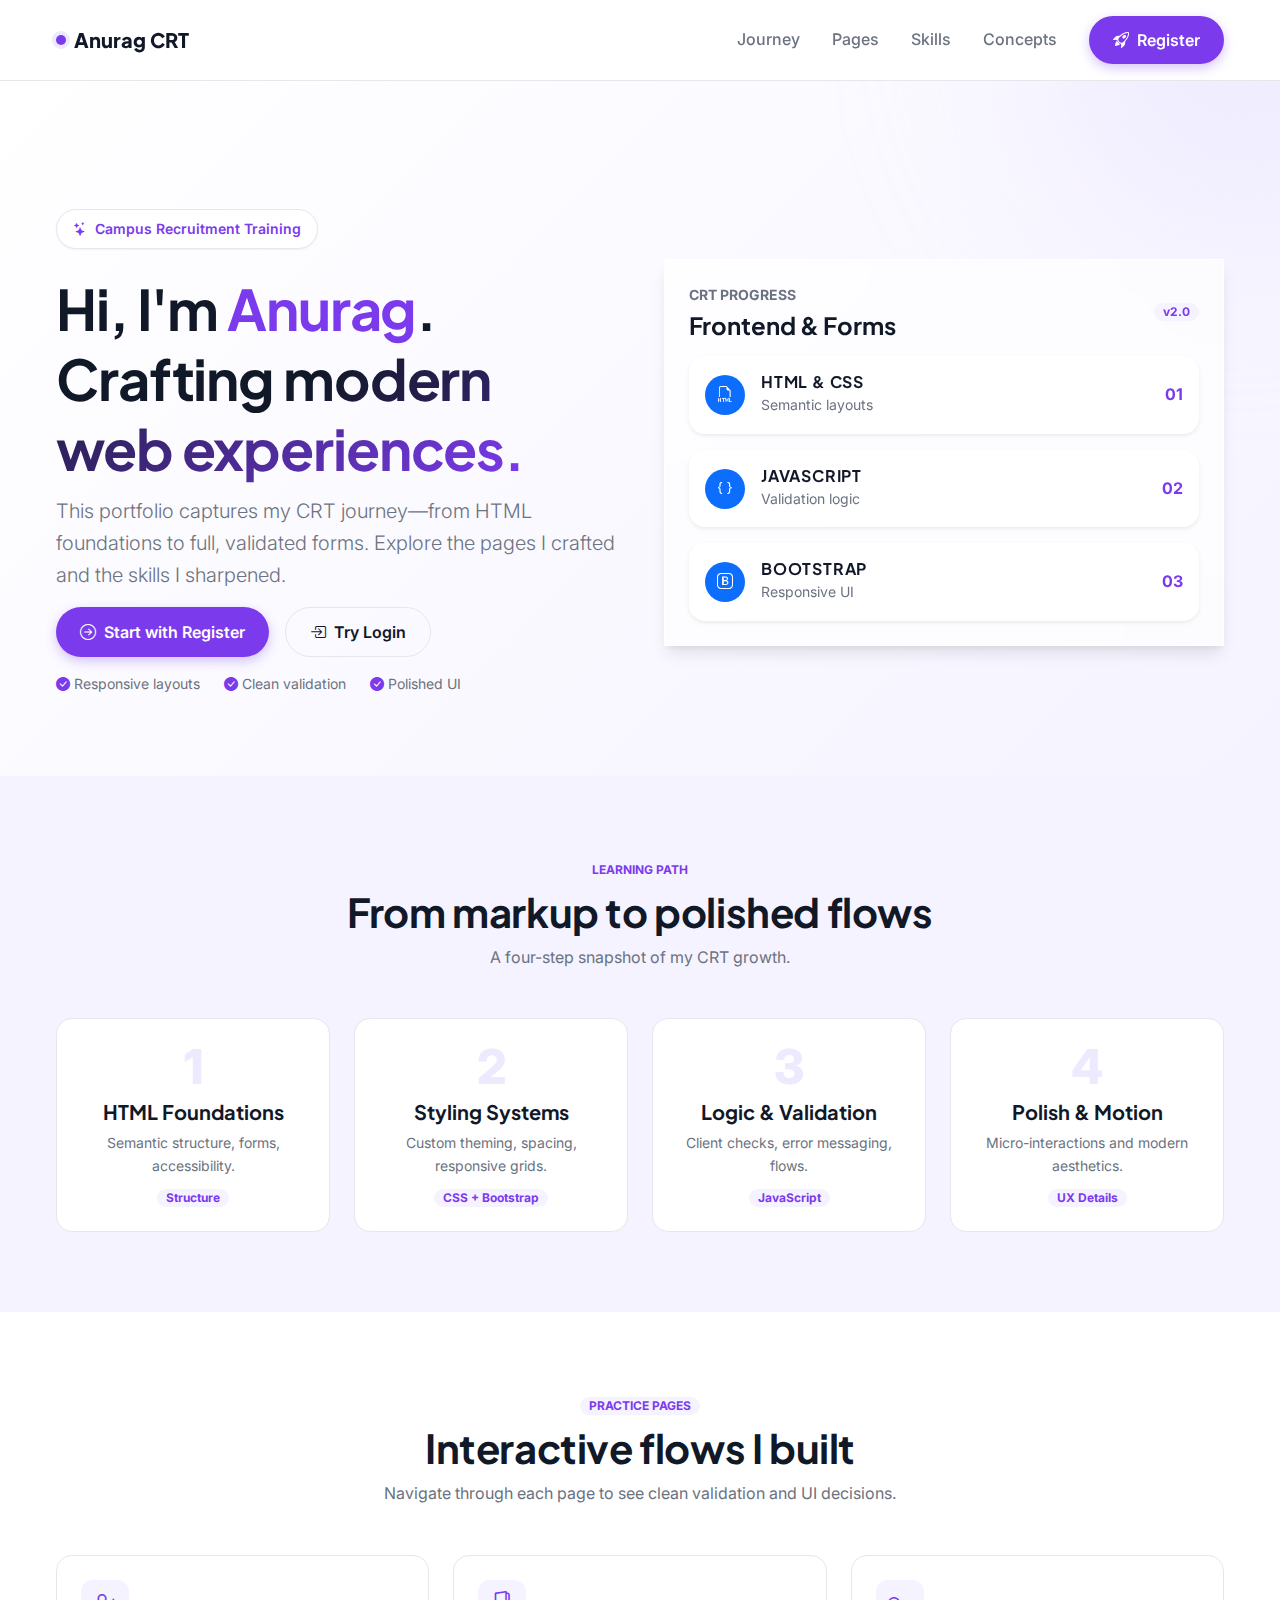
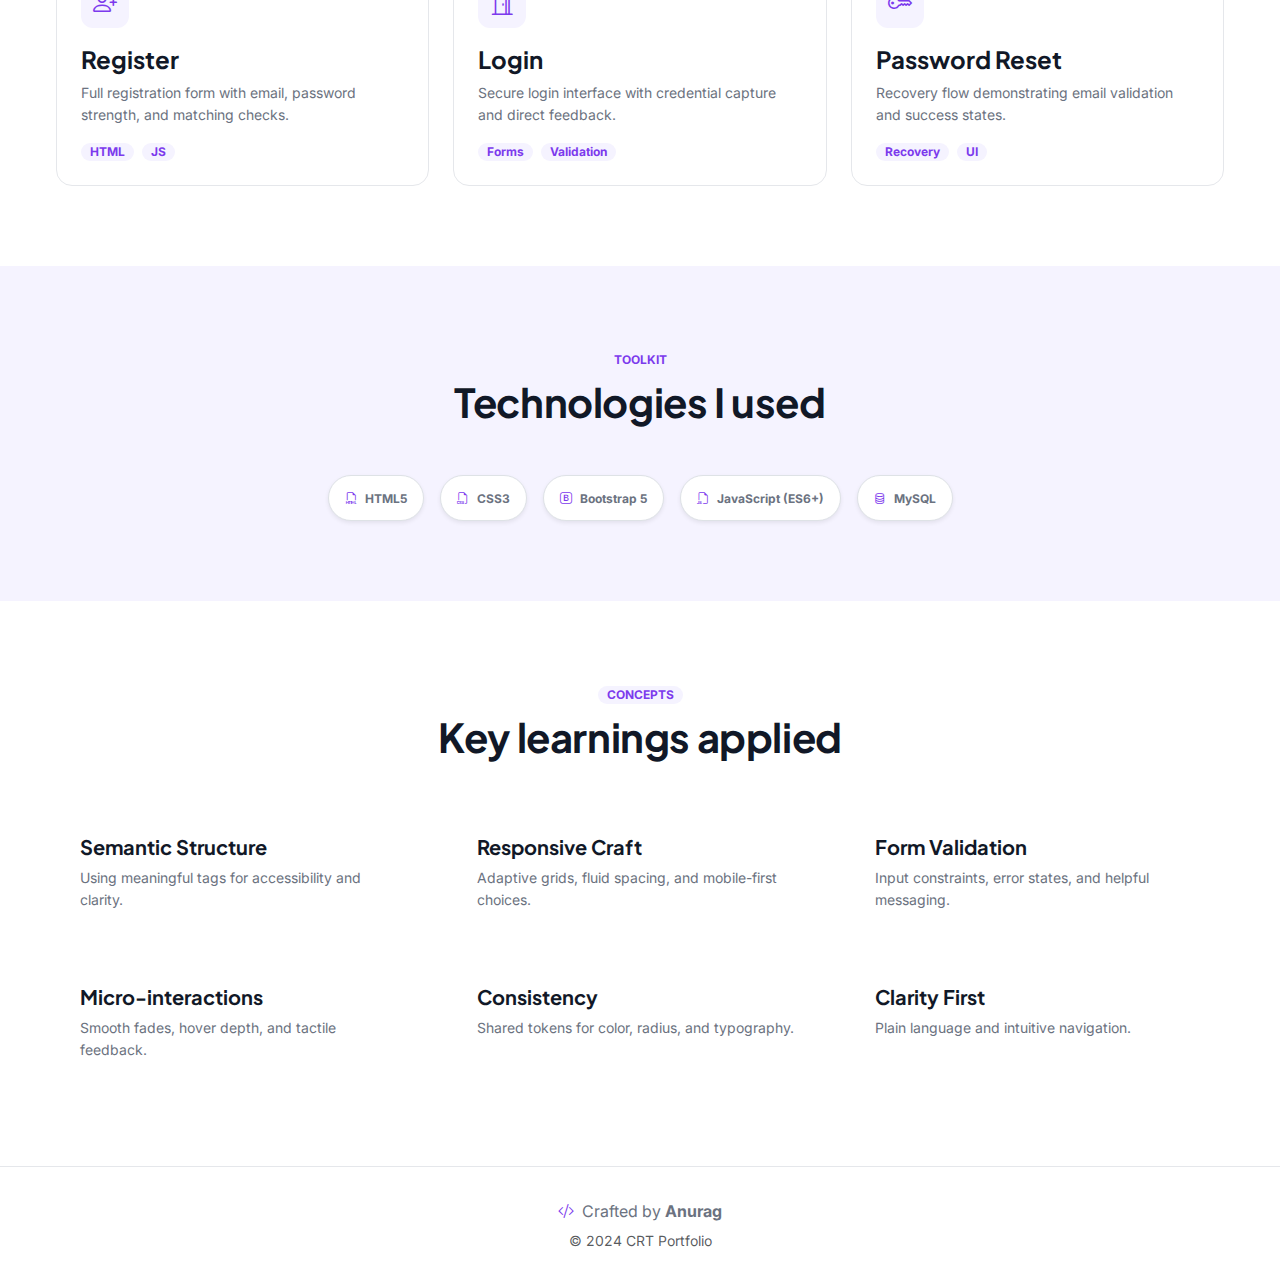
<file: index.html>
<!DOCTYPE html>
<html lang="en">

<head>
    <meta charset="UTF-8">
    <meta name="viewport" content="width=device-width, initial-scale=1.0">
    <title>Anurag | CRT Portfolio</title>
    
    <!-- Bootstrap CSS (Maintained for Grid/Navbar functionality) -->
    <link href="https://cdn.jsdelivr.net/npm/bootstrap@5.3.2/dist/css/bootstrap.min.css" rel="stylesheet">
    <link rel="stylesheet" href="https://cdn.jsdelivr.net/npm/bootstrap-icons@1.11.1/font/bootstrap-icons.css">
    
    <!-- Custom Design System -->
    <link rel="stylesheet" href="css/theme.css">
    <link rel="stylesheet" href="css/base.css">
    <link rel="stylesheet" href="css/layout.css">
    <link rel="stylesheet" href="css/components.css">
</head>

<body>

    <!-- Navigation -->
    <nav class="navbar navbar-expand-lg sticky-top">
        <div class="container">
            <a class="navbar-brand" href="index.html">
                <span class="brand-dot"></span> Anurag CRT
            </a>
            <button class="navbar-toggler border-0" type="button" data-bs-toggle="collapse" data-bs-target="#navbarNav">
                <span class="navbar-toggler-icon"></span>
            </button>
            <div class="collapse navbar-collapse justify-content-end" id="navbarNav">
                <ul class="navbar-nav align-items-lg-center gap-lg-3">
                    <li class="nav-item"><a class="nav-link" href="#journey">Journey</a></li>
                    <li class="nav-item"><a class="nav-link" href="#projects">Pages</a></li>
                    <li class="nav-item"><a class="nav-link" href="#skills">Skills</a></li>
                    <li class="nav-item"><a class="nav-link" href="#concepts">Concepts</a></li>
                    <li class="nav-item">
                        <a class="btn btn-primary ms-lg-2 text-white" href="pages/register.html">
                            <i class="bi bi-rocket-takeoff"></i> Register
                        </a>
                    </li>
                </ul>
            </div>
        </div>
    </nav>

    <!-- Hero Section -->
    <section class="hero">
        <div class="container">
            <div class="row align-items-center g-5">
                <div class="col-lg-6 hero-content">
                    <div class="hero-subtitle">
                        <i class="bi bi-stars"></i> Campus Recruitment Training
                    </div>
                    <h1 class="fw-bold mb-3">
                        Hi, I'm <span class="text-primary">Anurag</span>.
                        <br><span class="gradient-text">Crafting modern web experiences.</span>
                    </h1>
                    <p class="lead text-secondary mb-4">
                        This portfolio captures my CRT journey—from HTML foundations to full, validated forms.
                        Explore the pages I crafted and the skills I sharpened.
                    </p>
                    <div class="d-flex flex-wrap gap-3 mb-4">
                        <a href="pages/register.html" class="btn btn-primary text-white">
                            <i class="bi bi-arrow-right-circle"></i> Start with Register
                        </a>
                        <a href="pages/login.html" class="btn btn-outline">
                            <i class="bi bi-box-arrow-in-right"></i> Try Login
                        </a>
                    </div>
                    <div class="d-flex flex-wrap gap-4 text-secondary small">
                        <span><i class="bi bi-check-circle-fill text-primary me-1"></i>Responsive layouts</span>
                        <span><i class="bi bi-check-circle-fill text-primary me-1"></i>Clean validation</span>
                        <span><i class="bi bi-check-circle-fill text-primary me-1"></i>Polished UI</span>
                    </div>
                </div>
                <div class="col-lg-6">
                    <div class="glass-panel p-4">
                        <div class="d-flex align-items-center justify-content-between mb-4">
                            <div>
                                <p class="text-secondary mb-1 small fw-bold">CRT PROGRESS</p>
                                <h4 class="mb-0">Frontend & Forms</h4>
                            </div>
                            <span class="badge badge-soft">v2.0</span>
                        </div>
                        <div class="d-flex flex-column gap-3">
                            <div class="card p-3 border-0 shadow-sm">
                                <div class="d-flex align-items-center gap-3">
                                    <div class="bg-primary text-white rounded-circle p-2 d-flex align-items-center justify-content-center" style="width: 40px; height: 40px;">
                                        <i class="bi bi-filetype-html"></i>
                                    </div>
                                    <div class="flex-grow-1">
                                        <h6 class="mb-0">HTML & CSS</h6>
                                        <small class="text-secondary">Semantic layouts</small>
                                    </div>
                                    <span class="text-primary fw-bold">01</span>
                                </div>
                            </div>
                            <div class="card p-3 border-0 shadow-sm">
                                <div class="d-flex align-items-center gap-3">
                                    <div class="bg-primary text-white rounded-circle p-2 d-flex align-items-center justify-content-center" style="width: 40px; height: 40px;">
                                        <i class="bi bi-braces"></i>
                                    </div>
                                    <div class="flex-grow-1">
                                        <h6 class="mb-0">JavaScript</h6>
                                        <small class="text-secondary">Validation logic</small>
                                    </div>
                                    <span class="text-primary fw-bold">02</span>
                                </div>
                            </div>
                            <div class="card p-3 border-0 shadow-sm">
                                <div class="d-flex align-items-center gap-3">
                                    <div class="bg-primary text-white rounded-circle p-2 d-flex align-items-center justify-content-center" style="width: 40px; height: 40px;">
                                        <i class="bi bi-bootstrap"></i>
                                    </div>
                                    <div class="flex-grow-1">
                                        <h6 class="mb-0">Bootstrap</h6>
                                        <small class="text-secondary">Responsive UI</small>
                                    </div>
                                    <span class="text-primary fw-bold">03</span>
                                </div>
                            </div>
                        </div>
                    </div>
                </div>
            </div>
        </div>
    </section>

    <!-- Journey Section -->
    <section id="journey" class="section-padding bg-subtle">
        <div class="container">
            <div class="text-center mb-5">
                <span class="badge badge-soft mb-2">LEARNING PATH</span>
                <h2 class="fw-bold">From markup to polished flows</h2>
                <p class="text-secondary">A four-step snapshot of my CRT growth.</p>
            </div>
            <div class="grid-4 gap-4 d-grid" style="grid-template-columns: repeat(auto-fit, minmax(250px, 1fr));">
                <div class="step-card">
                    <span class="step-number">1</span>
                    <h5>HTML Foundations</h5>
                    <p class="text-secondary small mb-3">Semantic structure, forms, accessibility.</p>
                    <span class="badge badge-soft">Structure</span>
                </div>
                <div class="step-card">
                    <span class="step-number">2</span>
                    <h5>Styling Systems</h5>
                    <p class="text-secondary small mb-3">Custom theming, spacing, responsive grids.</p>
                    <span class="badge badge-soft">CSS + Bootstrap</span>
                </div>
                <div class="step-card">
                    <span class="step-number">3</span>
                    <h5>Logic & Validation</h5>
                    <p class="text-secondary small mb-3">Client checks, error messaging, flows.</p>
                    <span class="badge badge-soft">JavaScript</span>
                </div>
                <div class="step-card">
                    <span class="step-number">4</span>
                    <h5>Polish & Motion</h5>
                    <p class="text-secondary small mb-3">Micro-interactions and modern aesthetics.</p>
                    <span class="badge badge-soft">UX Details</span>
                </div>
            </div>
        </div>
    </section>

    <!-- Projects / Pages Section -->
    <section id="projects" class="section-padding">
        <div class="container">
            <div class="text-center mb-5">
                <span class="badge badge-soft mb-2">PRACTICE PAGES</span>
                <h2 class="fw-bold">Interactive flows I built</h2>
                <p class="text-secondary">Navigate through each page to see clean validation and UI decisions.</p>
            </div>
            <div class="row g-4">
                <div class="col-md-4">
                    <a href="pages/register.html" class="card h-100 text-decoration-none">
                        <div class="card-icon">
                            <i class="bi bi-person-plus"></i>
                        </div>
                        <h4 class="mb-2">Register</h4>
                        <p class="text-secondary small">Full registration form with email, password strength, and matching checks.</p>
                        <div class="d-flex gap-2 mt-auto">
                            <span class="badge badge-soft">HTML</span>
                            <span class="badge badge-soft">JS</span>
                        </div>
                    </a>
                </div>
                <div class="col-md-4">
                    <a href="pages/login.html" class="card h-100 text-decoration-none">
                        <div class="card-icon">
                            <i class="bi bi-door-open"></i>
                        </div>
                        <h4 class="mb-2">Login</h4>
                        <p class="text-secondary small">Secure login interface with credential capture and direct feedback.</p>
                        <div class="d-flex gap-2 mt-auto">
                            <span class="badge badge-soft">Forms</span>
                            <span class="badge badge-soft">Validation</span>
                        </div>
                    </a>
                </div>
                <div class="col-md-4">
                    <a href="pages/reset.html" class="card h-100 text-decoration-none">
                        <div class="card-icon">
                            <i class="bi bi-key"></i>
                        </div>
                        <h4 class="mb-2">Password Reset</h4>
                        <p class="text-secondary small">Recovery flow demonstrating email validation and success states.</p>
                        <div class="d-flex gap-2 mt-auto">
                            <span class="badge badge-soft">Recovery</span>
                            <span class="badge badge-soft">UI</span>
                        </div>
                    </a>
                </div>
            </div>
        </div>
    </section>

    <!-- Skills Section -->
    <section id="skills" class="section-padding bg-subtle">
        <div class="container">
            <div class="text-center mb-5">
                <span class="badge badge-soft mb-2">TOOLKIT</span>
                <h2 class="fw-bold">Technologies I used</h2>
            </div>
            <div class="d-flex flex-wrap justify-content-center gap-3">
                <span class="badge bg-white text-secondary border p-3 rounded-pill shadow-sm"><i class="bi bi-filetype-html me-2 text-primary"></i>HTML5</span>
                <span class="badge bg-white text-secondary border p-3 rounded-pill shadow-sm"><i class="bi bi-filetype-css me-2 text-primary"></i>CSS3</span>
                <span class="badge bg-white text-secondary border p-3 rounded-pill shadow-sm"><i class="bi bi-bootstrap me-2 text-primary"></i>Bootstrap 5</span>
                <span class="badge bg-white text-secondary border p-3 rounded-pill shadow-sm"><i class="bi bi-filetype-js me-2 text-primary"></i>JavaScript (ES6+)</span>
                <span class="badge bg-white text-secondary border p-3 rounded-pill shadow-sm"><i class="bi bi-database me-2 text-primary"></i>MySQL</span>
            </div>
        </div>
    </section>

    <!-- Concepts Section -->
    <section id="concepts" class="section-padding">
        <div class="container">
            <div class="text-center mb-5">
                <span class="badge badge-soft mb-2">CONCEPTS</span>
                <h2 class="fw-bold">Key learnings applied</h2>
            </div>
            <div class="grid-3">
                <div class="card border-0 bg-subtle">
                    <h5>Semantic Structure</h5>
                    <p class="small mb-0">Using meaningful tags for accessibility and clarity.</p>
                </div>
                <div class="card border-0 bg-subtle">
                    <h5>Responsive Craft</h5>
                    <p class="small mb-0">Adaptive grids, fluid spacing, and mobile-first choices.</p>
                </div>
                <div class="card border-0 bg-subtle">
                    <h5>Form Validation</h5>
                    <p class="small mb-0">Input constraints, error states, and helpful messaging.</p>
                </div>
                <div class="card border-0 bg-subtle">
                    <h5>Micro-interactions</h5>
                    <p class="small mb-0">Smooth fades, hover depth, and tactile feedback.</p>
                </div>
                <div class="card border-0 bg-subtle">
                    <h5>Consistency</h5>
                    <p class="small mb-0">Shared tokens for color, radius, and typography.</p>
                </div>
                <div class="card border-0 bg-subtle">
                    <h5>Clarity First</h5>
                    <p class="small mb-0">Plain language and intuitive navigation.</p>
                </div>
            </div>
        </div>
    </section>

    <!-- Footer -->
    <footer class="footer">
        <div class="container">
            <p class="mb-1"><i class="bi bi-code-slash text-primary me-2"></i>Crafted by <strong>Anurag</strong></p>
            <small class="text-muted">© 2024 CRT Portfolio</small>
        </div>
    </footer>

    <!-- Bootstrap Bundle -->
    <script src="https://cdn.jsdelivr.net/npm/bootstrap@5.3.2/dist/js/bootstrap.bundle.min.js"></script>
    <script src="js/main.js"></script>
</body>

</html>
</file>
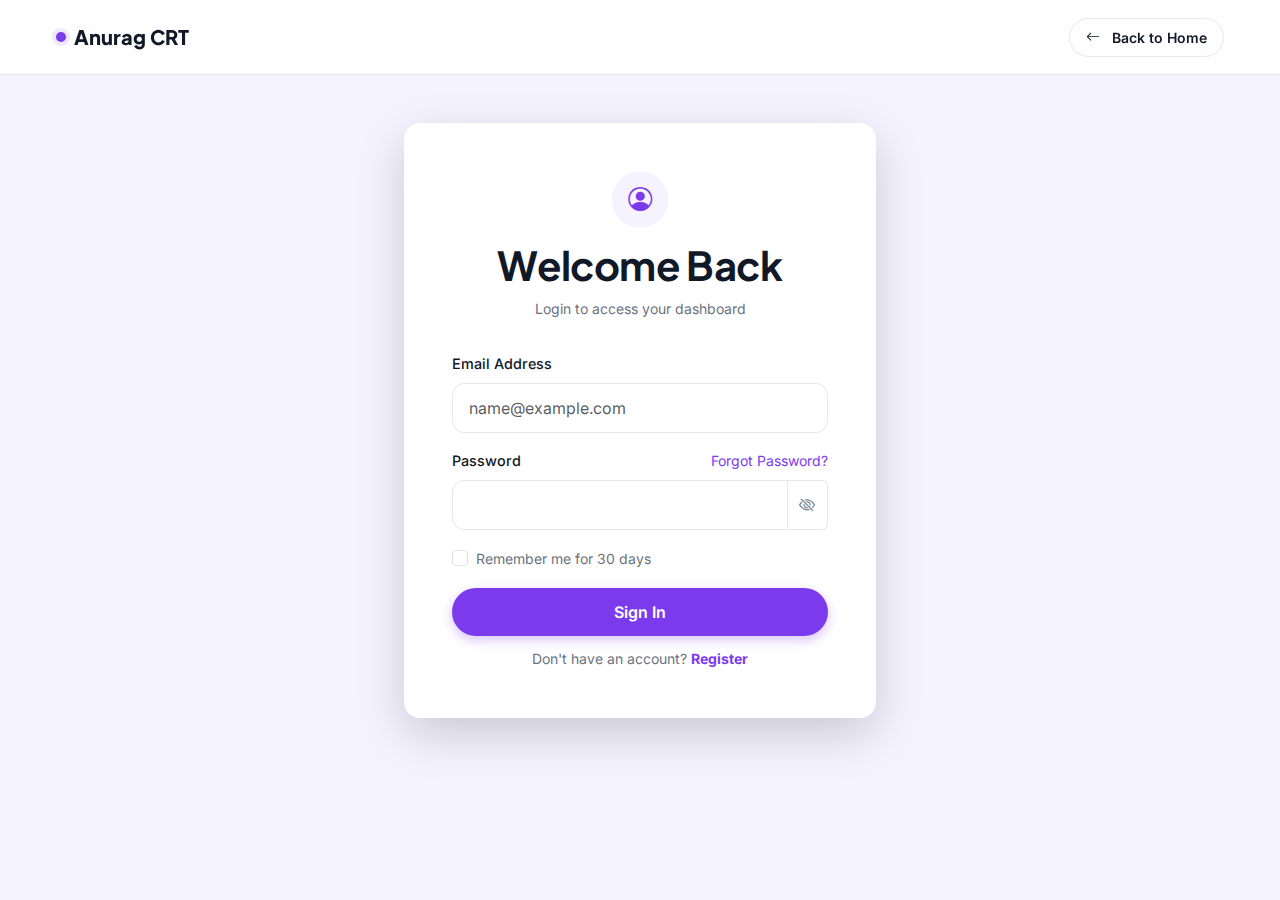
<file: pages/login.html>
<!DOCTYPE html>
<html lang="en">

<head>
    <meta charset="UTF-8">
    <meta name="viewport" content="width=device-width, initial-scale=1.0">
    <title>Login | Anurag CRT</title>
    <link href="https://cdn.jsdelivr.net/npm/bootstrap@5.3.2/dist/css/bootstrap.min.css" rel="stylesheet">
    <link rel="stylesheet" href="https://cdn.jsdelivr.net/npm/bootstrap-icons@1.11.1/font/bootstrap-icons.css">
    <link rel="stylesheet" href="../css/theme.css">
    <link rel="stylesheet" href="../css/base.css">
    <link rel="stylesheet" href="../css/layout.css">
    <link rel="stylesheet" href="../css/components.css">
</head>

<body class="bg-subtle">

    <nav class="navbar navbar-expand-lg sticky-top">
        <div class="container">
            <a class="navbar-brand" href="../index.html">
                <span class="brand-dot"></span> Anurag CRT
            </a>
            <div>
                <a href="../index.html" class="btn btn-sm btn-outline"><i class="bi bi-arrow-left me-1"></i> Back to
                    Home</a>
            </div>
        </div>
    </nav>

    <div class="container py-5">
        <div class="row justify-content-center">
            <div class="col-md-6 col-lg-5">
                <div class="card shadow-lg border-0 p-4 p-md-5">
                    <div class="text-center mb-4">
                        <div class="mb-3">
                            <span class="badge badge-soft rounded-pill p-3"><i
                                    class="bi bi-person-circle fs-4"></i></span>
                        </div>
                        <h2 class="fw-bold">Welcome Back</h2>
                        <p class="text-secondary small">Login to access your dashboard</p>
                    </div>

                    <form id="loginForm" novalidate>
                        <div class="form-group">
                            <label for="email" class="form-label">Email Address</label>
                            <input type="email" class="form-control" id="email" placeholder="name@example.com" required>
                            <div class="invalid-feedback">Please enter a valid email.</div>
                        </div>

                        <div class="form-group">
                            <div class="d-flex justify-content-between align-items-center mb-2">
                                <label for="password" class="form-label m-0">Password</label>
                                <a href="reset.html" class="small text-primary">Forgot Password?</a>
                            </div>
                            <div class="input-group">
                                <input type="password" class="form-control" id="password" required>
                                <span class="input-group-text bg-white border-start-0"
                                    style="border-color: var(--border-light);">
                                    <i class="bi bi-eye-slash password-toggle" id="togglePassword"></i>
                                </span>
                            </div>
                            <div class="invalid-feedback">Password is required.</div>
                        </div>

                        <div class="form-check mb-4">
                            <input class="form-check-input" type="checkbox" id="rememberMe">
                            <label class="form-check-label small text-secondary" for="rememberMe">
                                Remember me for 30 days
                            </label>
                        </div>

                        <button type="submit" class="btn btn-primary w-100 mb-3" id="submitBtn">
                            Sign In
                        </button>

                        <div class="text-center">
                            <p class="small text-secondary m-0">
                                Don't have an account? <a href="register.html" class="fw-bold">Register</a>
                            </p>
                        </div>
                    </form>
                </div>
            </div>
        </div>
    </div>

    <script src="https://cdn.jsdelivr.net/npm/bootstrap@5.3.2/dist/js/bootstrap.bundle.min.js"></script>
    <script src="../js/validation.js"></script>
    <script src="../js/ui.js"></script>
    <script src="../js/main.js"></script>
    <script>
        document.addEventListener('DOMContentLoaded', () => {
            if (window.initLogin) window.initLogin();
        });
    </script>
</body>

</html>
</file>
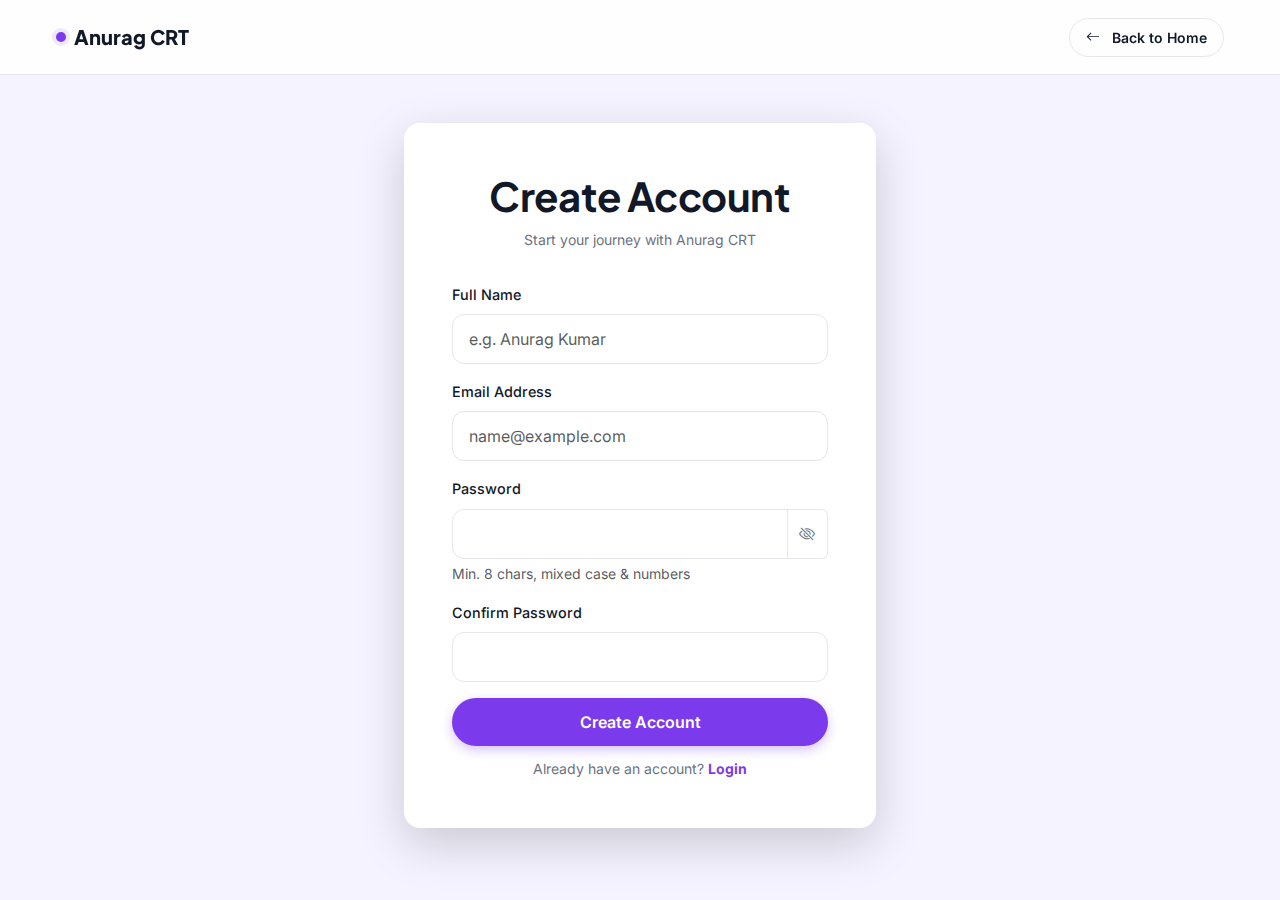
<file: pages/register.html>
<!DOCTYPE html>
<html lang="en">

<head>
    <meta charset="UTF-8">
    <meta name="viewport" content="width=device-width, initial-scale=1.0">
    <title>Register | Anurag CRT</title>
    <link href="https://cdn.jsdelivr.net/npm/bootstrap@5.3.2/dist/css/bootstrap.min.css" rel="stylesheet">
    <link rel="stylesheet" href="https://cdn.jsdelivr.net/npm/bootstrap-icons@1.11.1/font/bootstrap-icons.css">
    <link rel="stylesheet" href="../css/theme.css">
    <link rel="stylesheet" href="../css/base.css">
    <link rel="stylesheet" href="../css/layout.css">
    <link rel="stylesheet" href="../css/components.css">
</head>

<body class="bg-subtle">

    <nav class="navbar navbar-expand-lg sticky-top">
        <div class="container">
            <a class="navbar-brand" href="../index.html">
                <span class="brand-dot"></span> Anurag CRT
            </a>
            <div>
                <a href="../index.html" class="btn btn-sm btn-outline"><i class="bi bi-arrow-left me-1"></i> Back to
                    Home</a>
            </div>
        </div>
    </nav>

    <div class="container py-5">
        <div class="row justify-content-center">
            <div class="col-md-6 col-lg-5">
                <div class="card shadow-lg border-0 p-4 p-md-5">
                    <div class="text-center mb-4">
                        <h2 class="fw-bold">Create Account</h2>
                        <p class="text-secondary small">Start your journey with Anurag CRT</p>
                    </div>

                    <form id="registerForm" novalidate>
                        <div class="form-group">
                            <label for="fullName" class="form-label">Full Name</label>
                            <input type="text" class="form-control" id="fullName" placeholder="e.g. Anurag Kumar"
                                required>
                            <div class="invalid-feedback">Please enter your name.</div>
                        </div>

                        <div class="form-group">
                            <label for="email" class="form-label">Email Address</label>
                            <input type="email" class="form-control" id="email" placeholder="name@example.com" required>
                            <div class="invalid-feedback">Please enter a valid email.</div>
                        </div>

                        <div class="form-group">
                            <label for="password" class="form-label">Password</label>
                            <div class="input-group">
                                <input type="password" class="form-control" id="password" required minlength="8">
                                <span class="input-group-text bg-white border-start-0"
                                    style="border-color: var(--border-light);">
                                    <i class="bi bi-eye-slash password-toggle" id="togglePassword"></i>
                                </span>
                            </div>
                            <div class="progress mt-2" style="height: 4px; display:none;" id="passwordStrengthBar">
                                <div class="progress-bar" role="progressbar" style="width: 0%"></div>
                            </div>
                            <small class="text-muted d-block mt-1" id="passwordHelp">Min. 8 chars, mixed case &
                                numbers</small>
                        </div>

                        <div class="form-group mb-4">
                            <label for="confirmPassword" class="form-label">Confirm Password</label>
                            <input type="password" class="form-control" id="confirmPassword" required>
                            <div class="invalid-feedback">Passwords do not match.</div>
                        </div>

                        <button type="submit" class="btn btn-primary w-100 mb-3" id="submitBtn">
                            Create Account
                        </button>

                        <div class="text-center">
                            <p class="small text-secondary m-0">
                                Already have an account? <a href="login.html" class="fw-bold">Login</a>
                            </p>
                        </div>
                    </form>
                </div>
            </div>
        </div>
    </div>

    <script src="https://cdn.jsdelivr.net/npm/bootstrap@5.3.2/dist/js/bootstrap.bundle.min.js"></script>
    <script src="../js/validation.js"></script>
    <script src="../js/ui.js"></script>
    <script src="../js/main.js"></script>
    <!-- Inline script for specific page init if needed or handled in main.js -->
    <script>
        document.addEventListener('DOMContentLoaded', () => {
            // Page specific init can go here or be routed in main.js
            if (window.initRegister) window.initRegister();
        });
    </script>
</body>

</html>
</file>
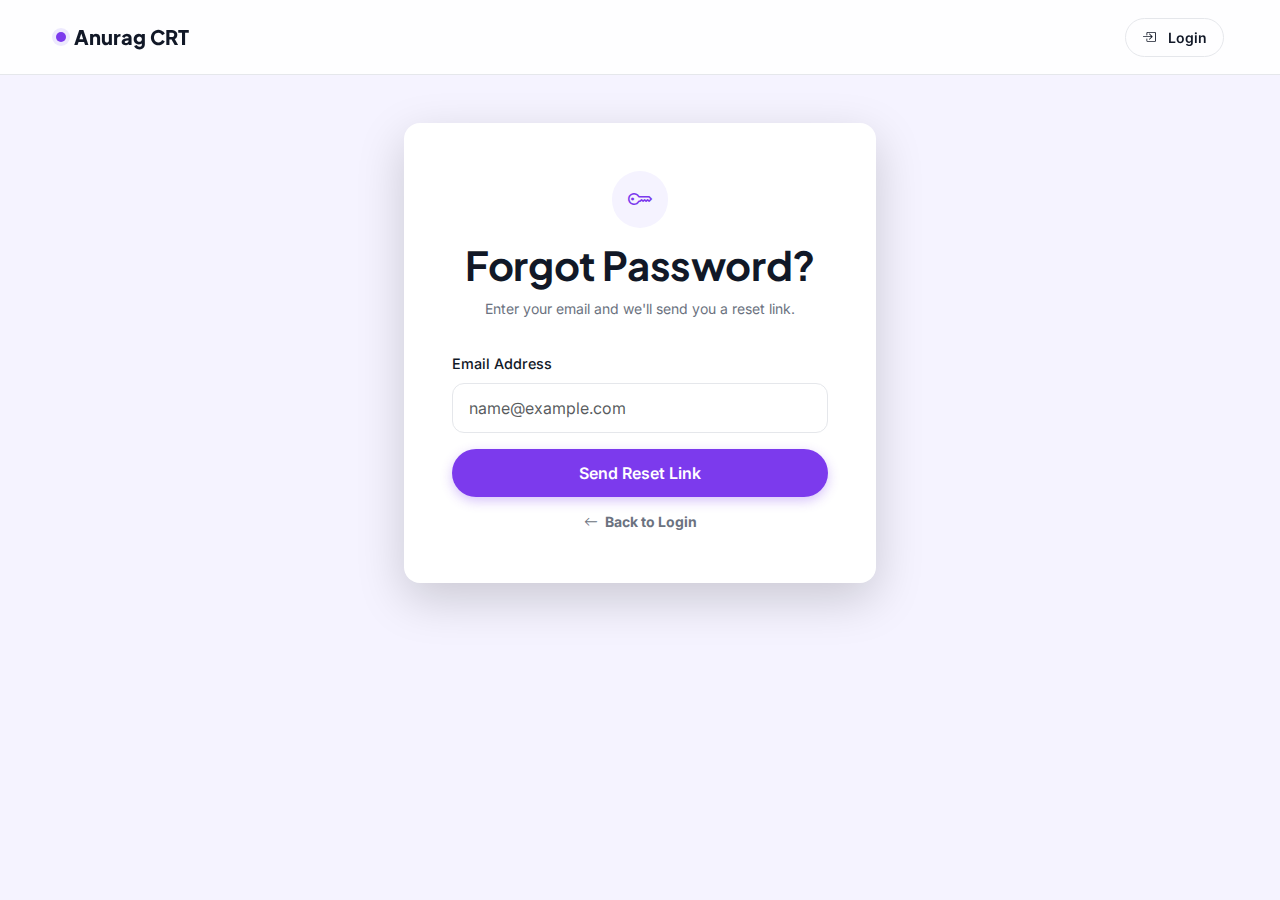
<file: pages/reset.html>
<!DOCTYPE html>
<html lang="en">

<head>
    <meta charset="UTF-8">
    <meta name="viewport" content="width=device-width, initial-scale=1.0">
    <title>Reset Password | Anurag CRT</title>
    <link href="https://cdn.jsdelivr.net/npm/bootstrap@5.3.2/dist/css/bootstrap.min.css" rel="stylesheet">
    <link rel="stylesheet" href="https://cdn.jsdelivr.net/npm/bootstrap-icons@1.11.1/font/bootstrap-icons.css">
    <link rel="stylesheet" href="../css/theme.css">
    <link rel="stylesheet" href="../css/base.css">
    <link rel="stylesheet" href="../css/layout.css">
    <link rel="stylesheet" href="../css/components.css">
</head>

<body class="bg-subtle">

    <nav class="navbar navbar-expand-lg sticky-top">
        <div class="container">
            <a class="navbar-brand" href="../index.html">
                <span class="brand-dot"></span> Anurag CRT
            </a>
            <div>
                <a href="login.html" class="btn btn-sm btn-outline"><i class="bi bi-box-arrow-in-right me-1"></i>
                    Login</a>
            </div>
        </div>
    </nav>

    <div class="container py-5">
        <div class="row justify-content-center">
            <div class="col-md-6 col-lg-5">
                <div class="card shadow-lg border-0 p-4 p-md-5">
                    <div class="text-center mb-4">
                        <div class="mb-3">
                            <span class="badge badge-soft rounded-pill p-3"><i class="bi bi-key fs-4"></i></span>
                        </div>
                        <h2 class="fw-bold">Forgot Password?</h2>
                        <p class="text-secondary small">Enter your email and we'll send you a reset link.</p>
                    </div>

                    <form id="resetForm" novalidate>
                        <div class="form-group mb-4">
                            <label for="email" class="form-label">Email Address</label>
                            <input type="email" class="form-control" id="email" placeholder="name@example.com" required>
                            <div class="invalid-feedback">Please enter a valid email.</div>
                        </div>

                        <button type="submit" class="btn btn-primary w-100 mb-3" id="submitBtn">
                            Send Reset Link
                        </button>

                        <div class="text-center">
                            <a href="login.html" class="small fw-bold text-secondary"><i
                                    class="bi bi-arrow-left me-1"></i> Back to Login</a>
                        </div>
                    </form>
                </div>
            </div>
        </div>
    </div>

    <script src="https://cdn.jsdelivr.net/npm/bootstrap@5.3.2/dist/js/bootstrap.bundle.min.js"></script>
    <script src="../js/validation.js"></script>
    <script src="../js/ui.js"></script>
    <script src="../js/main.js"></script>
    <script>
        document.addEventListener('DOMContentLoaded', () => {
            if (window.initReset) window.initReset();
        });
    </script>
</body>

</html>
</file>
<file: css/theme.css>
:root {
    /* Palette: White + Lavender + Soft Gray */
    --color-white: #ffffff;
    --color-black: #000000;
    
    /* Lavender Scale */
    --color-lavender-50: #f5f3ff;
    --color-lavender-100: #ede9fe;
    --color-lavender-200: #ddd6fe;
    --color-lavender-300: #c4b5fd;
    --color-lavender-400: #a78bfa;
    --color-lavender-500: #8b5cf6;
    --color-lavender-600: #7c3aed;
    --color-lavender-700: #6d28d9;
    
    /* Gray Scale */
    --color-gray-50: #f9fafb;
    --color-gray-100: #f3f4f6;
    --color-gray-200: #e5e7eb;
    --color-gray-300: #d1d5db;
    --color-gray-400: #9ca3af;
    --color-gray-500: #6b7280;
    --color-gray-600: #4b5563;
    --color-gray-700: #374151;
    --color-gray-800: #1f2937;
    --color-gray-900: #111827;

    /* Semantic Mappings */
    --bg-body: var(--color-white);
    --bg-surface: var(--color-white);
    --bg-subtle: var(--color-lavender-50);
    --bg-glass: rgba(255, 255, 255, 0.8);
    
    --text-primary: var(--color-gray-900);
    --text-secondary: var(--color-gray-500);
    --text-tertiary: var(--color-gray-400);
    
    --brand-primary: var(--color-lavender-600);
    --brand-hover: var(--color-lavender-700);
    --brand-light: var(--color-lavender-100);
    
    --border-light: var(--color-gray-200);
    --border-hover: var(--color-lavender-300);

    /* Spacing Scale */
    --space-1: 4px;
    --space-2: 8px;
    --space-3: 12px;
    --space-4: 16px;
    --space-6: 24px;
    --space-8: 32px;
    --space-12: 48px;

    /* Radius */
    --radius-sm: 8px;
    --radius-md: 12px;
    --radius-lg: 16px;
    --radius-full: 9999px;

    /* Elevation */
    --shadow-sm: 0 1px 2px rgba(0, 0, 0, 0.05);
    --shadow-md: 0 4px 6px -1px rgba(0, 0, 0, 0.1), 0 2px 4px -1px rgba(0, 0, 0, 0.06);
    --shadow-lg: 0 10px 15px -3px rgba(0, 0, 0, 0.1), 0 4px 6px -2px rgba(0, 0, 0, 0.05);
    --shadow-soft: 0 20px 40px -10px rgba(139, 92, 246, 0.15);
    --shadow-card: 0 4px 20px rgba(0, 0, 0, 0.03);

    /* Transitions */
    --transition-fast: 0.15s ease;
    --transition-base: 0.25s ease;
    --transition-smooth: 0.35s cubic-bezier(0.4, 0, 0.2, 1);
}
</file>
<file: css/layout.css>
/* Navigation */
.navbar {
    background: rgba(255, 255, 255, 0.85);
    backdrop-filter: blur(12px);
    border-bottom: 1px solid var(--border-light);
    padding: var(--space-4) 0;
    transition: var(--transition-base);
}

.navbar-brand {
    font-family: 'Plus Jakarta Sans', sans-serif;
    font-weight: 800;
    color: var(--text-primary);
    font-size: 1.25rem;
    display: flex;
    align-items: center;
    gap: var(--space-2);
}

.brand-dot {
    width: 10px;
    height: 10px;
    background: var(--brand-primary);
    border-radius: 50%;
    box-shadow: 0 0 0 4px var(--brand-light);
}

.nav-link {
    color: var(--text-secondary);
    font-weight: 500;
    padding: var(--space-2) var(--space-4);
    border-radius: var(--radius-full);
}

.nav-link:hover,
.nav-link.active {
    color: var(--brand-primary);
    background: var(--bg-subtle);
}

/* Hero Section */
.hero {
    padding: 8rem 0 5rem;
    background: linear-gradient(135deg, #fff 0%, var(--bg-subtle) 100%);
    position: relative;
    overflow: hidden;
}

.hero::before {
    content: '';
    position: absolute;
    top: -50%;
    right: -20%;
    width: 600px;
    height: 600px;
    background: radial-gradient(circle, var(--color-lavender-200) 0%, transparent 70%);
    opacity: 0.5;
    filter: blur(80px);
    z-index: 0;
}

.hero-content {
    position: relative;
    z-index: 1;
}

.hero-subtitle {
    display: inline-flex;
    align-items: center;
    gap: var(--space-2);
    padding: var(--space-2) var(--space-4);
    background: var(--color-white);
    border: 1px solid var(--border-light);
    border-radius: var(--radius-full);
    color: var(--brand-primary);
    font-weight: 600;
    font-size: 0.875rem;
    margin-bottom: var(--space-6);
    box-shadow: var(--shadow-sm);
}

.gradient-text {
    background: linear-gradient(135deg, var(--text-primary) 30%, var(--brand-primary) 100%);
    -webkit-background-clip: text;
    -webkit-text-fill-color: transparent;
}

/* Grids & Containers */
.container {
    max-width: 1200px;
    margin: 0 auto;
    padding: 0 var(--space-4);
}

.grid-3 {
    display: grid;
    grid-template-columns: repeat(auto-fit, minmax(300px, 1fr));
    gap: var(--space-6);
}

.grid-2 {
    display: grid;
    grid-template-columns: repeat(auto-fit, minmax(400px, 1fr));
    gap: var(--space-8);
}

/* Sections */
.bg-subtle {
    background-color: var(--bg-subtle);
}

.bg-white {
    background-color: var(--color-white);
}

/* Footer */
.footer {
    padding: var(--space-8) 0;
    background: var(--color-white);
    border-top: 1px solid var(--border-light);
    text-align: center;
    color: var(--text-secondary);
}

@media (max-width: 768px) {

    .grid-2,
    .grid-3 {
        grid-template-columns: 1fr;
    }

    .hero {
        padding: 6rem 0 3rem;
        text-align: center;
    }
}
</file>
<file: css/components.css>
/* Buttons */
.btn {
    display: inline-flex;
    align-items: center;
    justify-content: center;
    padding: 0.75rem 1.5rem;
    border-radius: var(--radius-full);
    font-weight: 600;
    font-size: 1rem;
    transition: var(--transition-smooth);
    border: none;
    cursor: pointer;
    gap: var(--space-2);
}

.btn-primary {
    background: var(--brand-primary);
    color: var(--color-white);
    box-shadow: 0 4px 12px rgba(124, 58, 237, 0.3);
}

.btn-primary:hover {
    background: var(--brand-hover);
    transform: translateY(-2px);
    box-shadow: 0 6px 16px rgba(124, 58, 237, 0.4);
    color: white;
}

.btn-outline {
    background: transparent;
    border: 1px solid var(--border-light);
    color: var(--text-primary);
}

.btn-outline:hover {
    border-color: var(--brand-primary);
    color: var(--brand-primary);
    background: var(--bg-subtle);
}

.btn-sm {
    padding: 0.5rem 1rem;
    font-size: 0.875rem;
}

/* Cards */
.card {
    background: var(--color-white);
    border: 1px solid var(--border-light);
    border-radius: var(--radius-lg);
    padding: var(--space-6);
    transition: var(--transition-smooth);
    position: relative;
    overflow: hidden;
}

.card:hover {
    transform: translateY(-4px);
    box-shadow: var(--shadow-soft);
    border-color: var(--brand-light);
}

.card-icon {
    width: 48px;
    height: 48px;
    border-radius: var(--radius-md);
    display: flex;
    align-items: center;
    justify-content: center;
    background: var(--color-lavender-50);
    color: var(--brand-primary);
    font-size: 1.5rem;
    margin-bottom: var(--space-4);
    transition: var(--transition-base);
}

.card:hover .card-icon {
    background: var(--brand-primary);
    color: var(--color-white);
}

/* Journey/Progress Steps */
.step-card {
    display: flex;
    flex-direction: column;
    align-items: center;
    text-align: center;
    padding: var(--space-6);
    background: var(--color-white);
    border-radius: var(--radius-lg);
    border: 1px solid var(--border-light);
    transition: var(--transition-smooth);
}

.step-card:hover {
    border-color: var(--brand-primary);
    box-shadow: var(--shadow-soft);
}

.step-number {
    font-size: 3rem;
    font-weight: 800;
    color: var(--color-lavender-100);
    line-height: 1;
    margin-bottom: var(--space-2);
    transition: var(--transition-base);
}

.step-card:hover .step-number {
    color: var(--color-lavender-200);
}

/* Badge/Chips */
.badge {
    display: inline-block;
    padding: 0.25em 0.75em;
    font-size: 0.75em;
    font-weight: 700;
    line-height: 1;
    text-align: center;
    white-space: nowrap;
    vertical-align: baseline;
    border-radius: var(--radius-full);
}

.badge-soft {
    background: var(--color-lavender-50);
    color: var(--brand-primary);
}

/* Inputs & Forms */
.form-group {
    margin-bottom: var(--space-4);
}

.form-label {
    display: block;
    margin-bottom: var(--space-2);
    font-weight: 500;
    color: var(--text-primary);
    font-size: 0.9rem;
}

.form-control {
    width: 100%;
    padding: 0.75rem 1rem;
    font-size: 1rem;
    font-weight: 400;
    line-height: 1.5;
    color: var(--text-primary);
    background-color: var(--color-white);
    background-clip: padding-box;
    border: 1px solid var(--border-light);
    border-radius: var(--radius-md);
    transition: var(--transition-fast);
}

.form-control:focus {
    color: var(--text-primary);
    background-color: var(--color-white);
    border-color: var(--brand-primary);
    outline: 0;
    box-shadow: 0 0 0 3px var(--color-lavender-100);
}

.password-toggle {
    cursor: pointer;
    color: var(--text-secondary);
}

/* Alert/Toast */
.alert {
    padding: var(--space-4);
    border-radius: var(--radius-md);
    background: var(--bg-subtle);
    color: var(--text-primary);
    border: 1px solid var(--border-light);
    margin-bottom: var(--space-4);
    display: flex;
    align-items: center;
    gap: var(--space-3);
}

.alert-success {
    background: #ecfdf5;
    border-color: #a7f3d0;
    color: #065f46;
}

.alert-error {
    background: #fef2f2;
    border-color: #fecaca;
    color: #991b1b;
}

/* Glass Details - simplified */
.glass-panel {
    background: rgba(255, 255, 255, 0.7);
    backdrop-filter: blur(20px);
    border: 1px solid var(--color-white);
    border-radius: var(--radius-xl);
    box-shadow: var(--shadow-lg);
    padding: var(--space-6);
}
</file>
<file: css/base.css>
/* Google Fonts */
@import url('https://fonts.googleapis.com/css2?family=Inter:wght@300;400;500;600;700&family=Plus+Jakarta+Sans:wght@500;600;700;800&display=swap');

/* Reset & Base Styles */
*,
*::before,
*::after {
    box-sizing: border-box;
    margin: 0;
    padding: 0;
}

body {
    font-family: 'Inter', sans-serif;
    background-color: var(--bg-body);
    color: var(--text-primary);
    line-height: 1.6;
    -webkit-font-smoothing: antialiased;
    -moz-osx-font-smoothing: grayscale;
    overflow-x: hidden;
}

h1,
h2,
h3,
h4,
h5,
h6 {
    font-family: 'Plus Jakarta Sans', sans-serif;
    color: var(--text-primary);
    font-weight: 700;
    line-height: 1.25;
}

h1 {
    font-size: 3.5rem;
    letter-spacing: -0.02em;
}

h2 {
    font-size: 2.5rem;
    letter-spacing: -0.01em;
}

h3 {
    font-size: 2rem;
}

h4 {
    font-size: 1.5rem;
}

h5 {
    font-size: 1.25rem;
}

h6 {
    font-size: 1rem;
    text-transform: uppercase;
    letter-spacing: 0.05em;
}

p {
    margin-bottom: 1rem;
    color: var(--text-secondary);
}

a {
    color: var(--brand-primary);
    text-decoration: none;
    transition: var(--transition-base);
}

a:hover {
    color: var(--brand-hover);
}

ul {
    list-style: none;
}

img {
    max-width: 100%;
    display: block;
}

/* Utilities */
.text-center {
    text-align: center;
}

.text-primary {
    color: var(--brand-primary) !important;
}

.text-secondary {
    color: var(--text-secondary) !important;
}

.fw-bold {
    font-weight: 700 !important;
}

.mb-1 {
    margin-bottom: var(--space-1) !important;
}

.mb-2 {
    margin-bottom: var(--space-2) !important;
}

.mb-3 {
    margin-bottom: var(--space-3) !important;
}

.mb-4 {
    margin-bottom: var(--space-4) !important;
}

.mt-4 {
    margin-top: var(--space-4) !important;
}

.py-5 {
    padding-top: 3rem;
    padding-bottom: 3rem;
}

.section-padding {
    padding: 5rem 0;
}

@media (max-width: 768px) {
    h1 {
        font-size: 2.5rem;
    }

    h2 {
        font-size: 2rem;
    }
}
</file>
